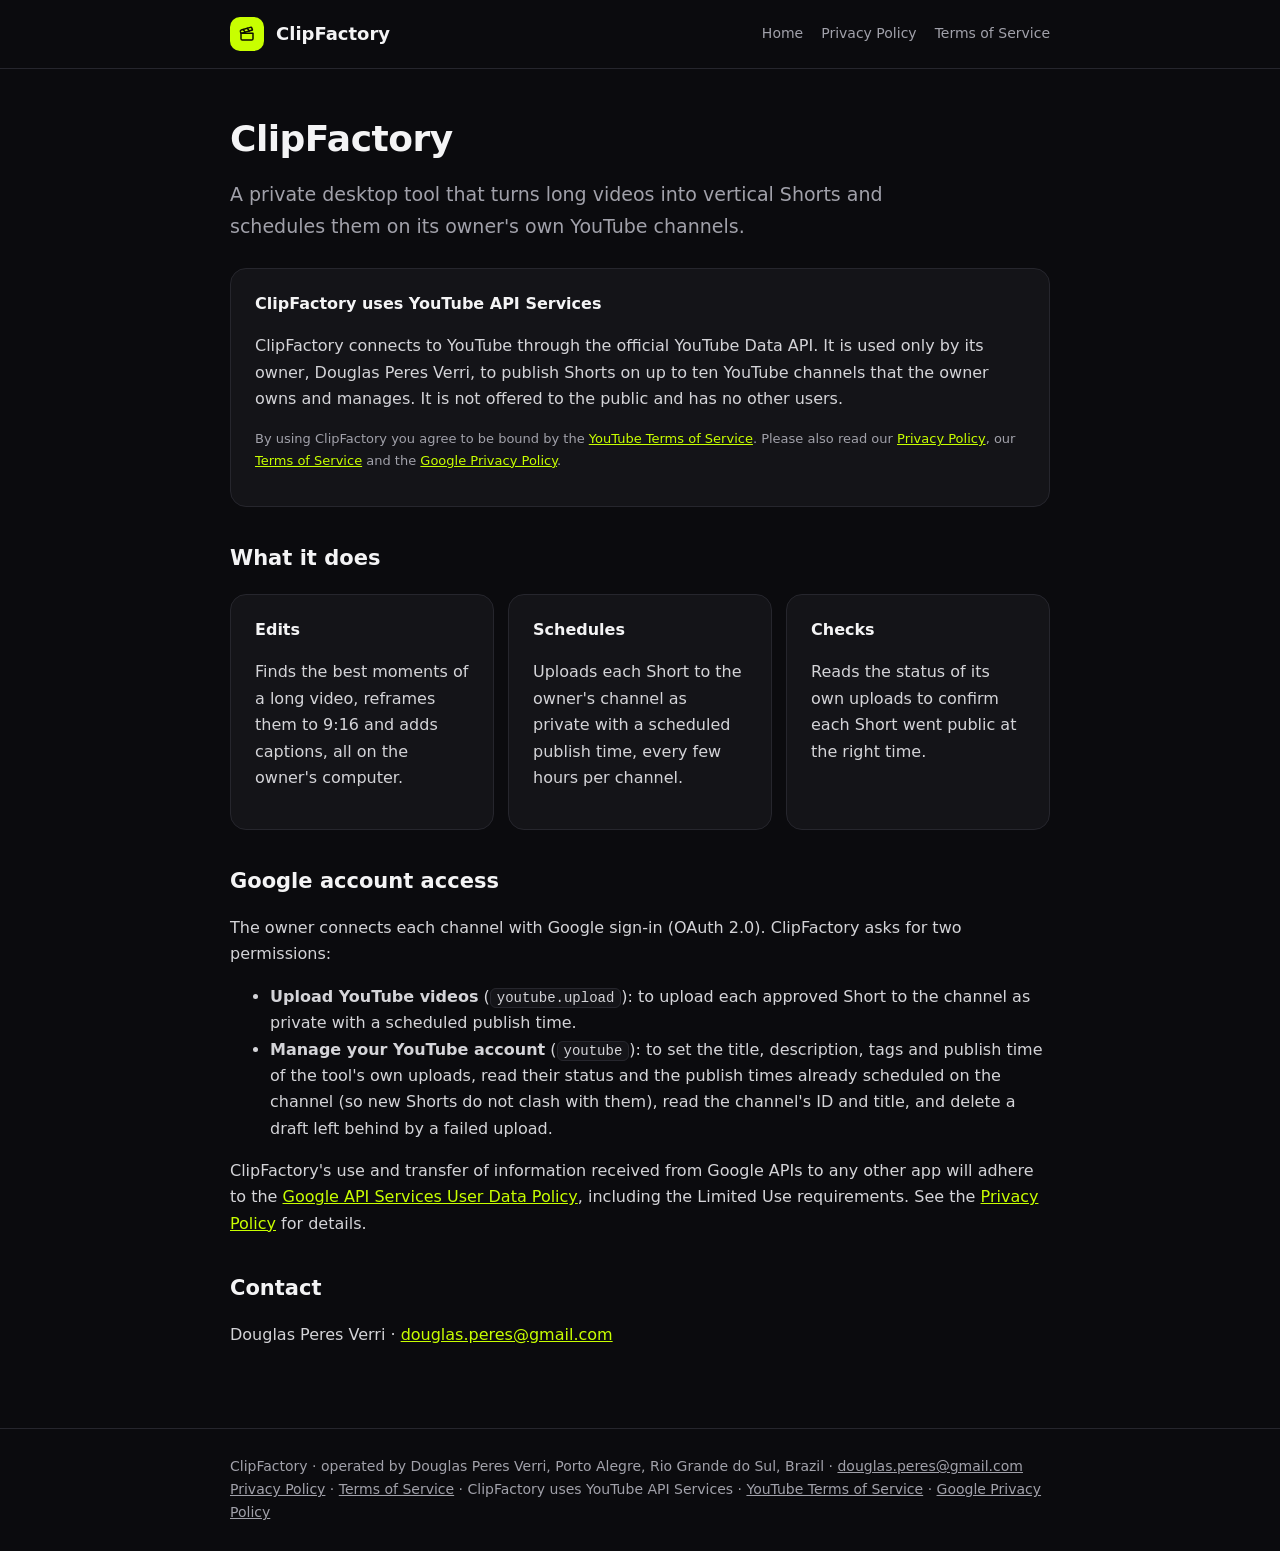
<file: index.html>
<!doctype html>
<html lang="en">
<head>
<meta charset="utf-8">
<meta name="viewport" content="width=device-width, initial-scale=1">
<title>ClipFactory</title>
<link rel="stylesheet" href="style.css">
</head>
<body>
<header><div class="wrap">
  <span class="logo"><svg width="16" height="16" viewBox="0 0 24 24" fill="none" stroke="#0b0d00" stroke-width="2.2" stroke-linecap="round" stroke-linejoin="round"><path d="M20.2 6 3 11l-.9-2.4c-.3-1.1.3-2.2 1.3-2.5l13.5-4c1.1-.3 2.2.3 2.5 1.3Z"/><path d="m6.2 5.3 3.1 3.9"/><path d="m12.4 3.4 3.1 4"/><path d="M3 11h18v8a2 2 0 0 1-2 2H5a2 2 0 0 1-2-2Z"/></svg></span>
  <a class="brand" href="index.html">ClipFactory</a>
  <nav><a href="index.html">Home</a><a href="privacy.html">Privacy Policy</a><a href="terms.html">Terms of Service</a></nav>
</div></header>

<main><div class="wrap">
<h1>ClipFactory</h1>
<p class="lead">A private desktop tool that turns long videos into vertical Shorts and schedules them on its owner's own
YouTube channels.</p>
<div class="card">
  <div class="yt">ClipFactory uses YouTube API Services</div>
  <p>ClipFactory connects to YouTube through the official YouTube Data API. It is used only by its owner, Douglas Peres Verri, to
  publish Shorts on up to ten YouTube channels that the owner owns and manages. It is not offered to the public and has no other
  users.</p>
  <p class="badge">By using ClipFactory you agree to be bound by the <a href="https://www.youtube.com/t/terms">YouTube Terms of
  Service</a>. Please also read our <a href="privacy.html">Privacy Policy</a>, our <a href="terms.html">Terms of Service</a>
  and the <a href="https://policies.google.com/privacy">Google Privacy Policy</a>.</p>
</div>
<h2>What it does</h2>
<div class="grid">
  <div class="card"><b>Edits</b><p>Finds the best moments of a long video, reframes them to 9:16 and adds captions, all on
  the owner's computer.</p></div>
  <div class="card"><b>Schedules</b><p>Uploads each Short to the owner's channel as private with a scheduled publish time,
  every few hours per channel.</p></div>
  <div class="card"><b>Checks</b><p>Reads the status of its own uploads to confirm each Short went public at the right
  time.</p></div>
</div>
<h2>Google account access</h2>
<p>The owner connects each channel with Google sign-in (OAuth 2.0). ClipFactory asks for two permissions:</p>
<ul>
  <li><b>Upload YouTube videos</b> (<code>youtube.upload</code>): to upload each approved Short to the channel as private
  with a scheduled publish time.</li>
  <li><b>Manage your YouTube account</b> (<code>youtube</code>): to set the title, description, tags and publish time of
  the tool's own uploads, read their status and the publish times already scheduled on the channel (so new Shorts do not
  clash with them), read the channel's ID and title, and delete a draft left behind by a failed upload.</li>
</ul>
<p>ClipFactory's use and transfer of information received from Google APIs to any other app will adhere to the
<a href="https://developers.google.com/terms/api-services-user-data-policy">Google API Services User Data Policy</a>,
including the Limited Use requirements. See the <a href="privacy.html">Privacy Policy</a> for details.</p>
<h2>Contact</h2>
<p>Douglas Peres Verri · <a href="mailto:douglas.peres@gmail.com">douglas.peres@gmail.com</a></p>
</div></main>
<footer><div class="wrap">
  ClipFactory · operated by Douglas Peres Verri, Porto Alegre, Rio Grande do Sul, Brazil · <a href="mailto:douglas.peres@gmail.com">douglas.peres@gmail.com</a><br>
  <a href="privacy.html">Privacy Policy</a> · <a href="terms.html">Terms of Service</a> · ClipFactory uses YouTube API Services ·
  <a href="https://www.youtube.com/t/terms">YouTube Terms of Service</a> · <a href="https://policies.google.com/privacy">Google Privacy Policy</a>
</div></footer>

</body>
</html>
</file>
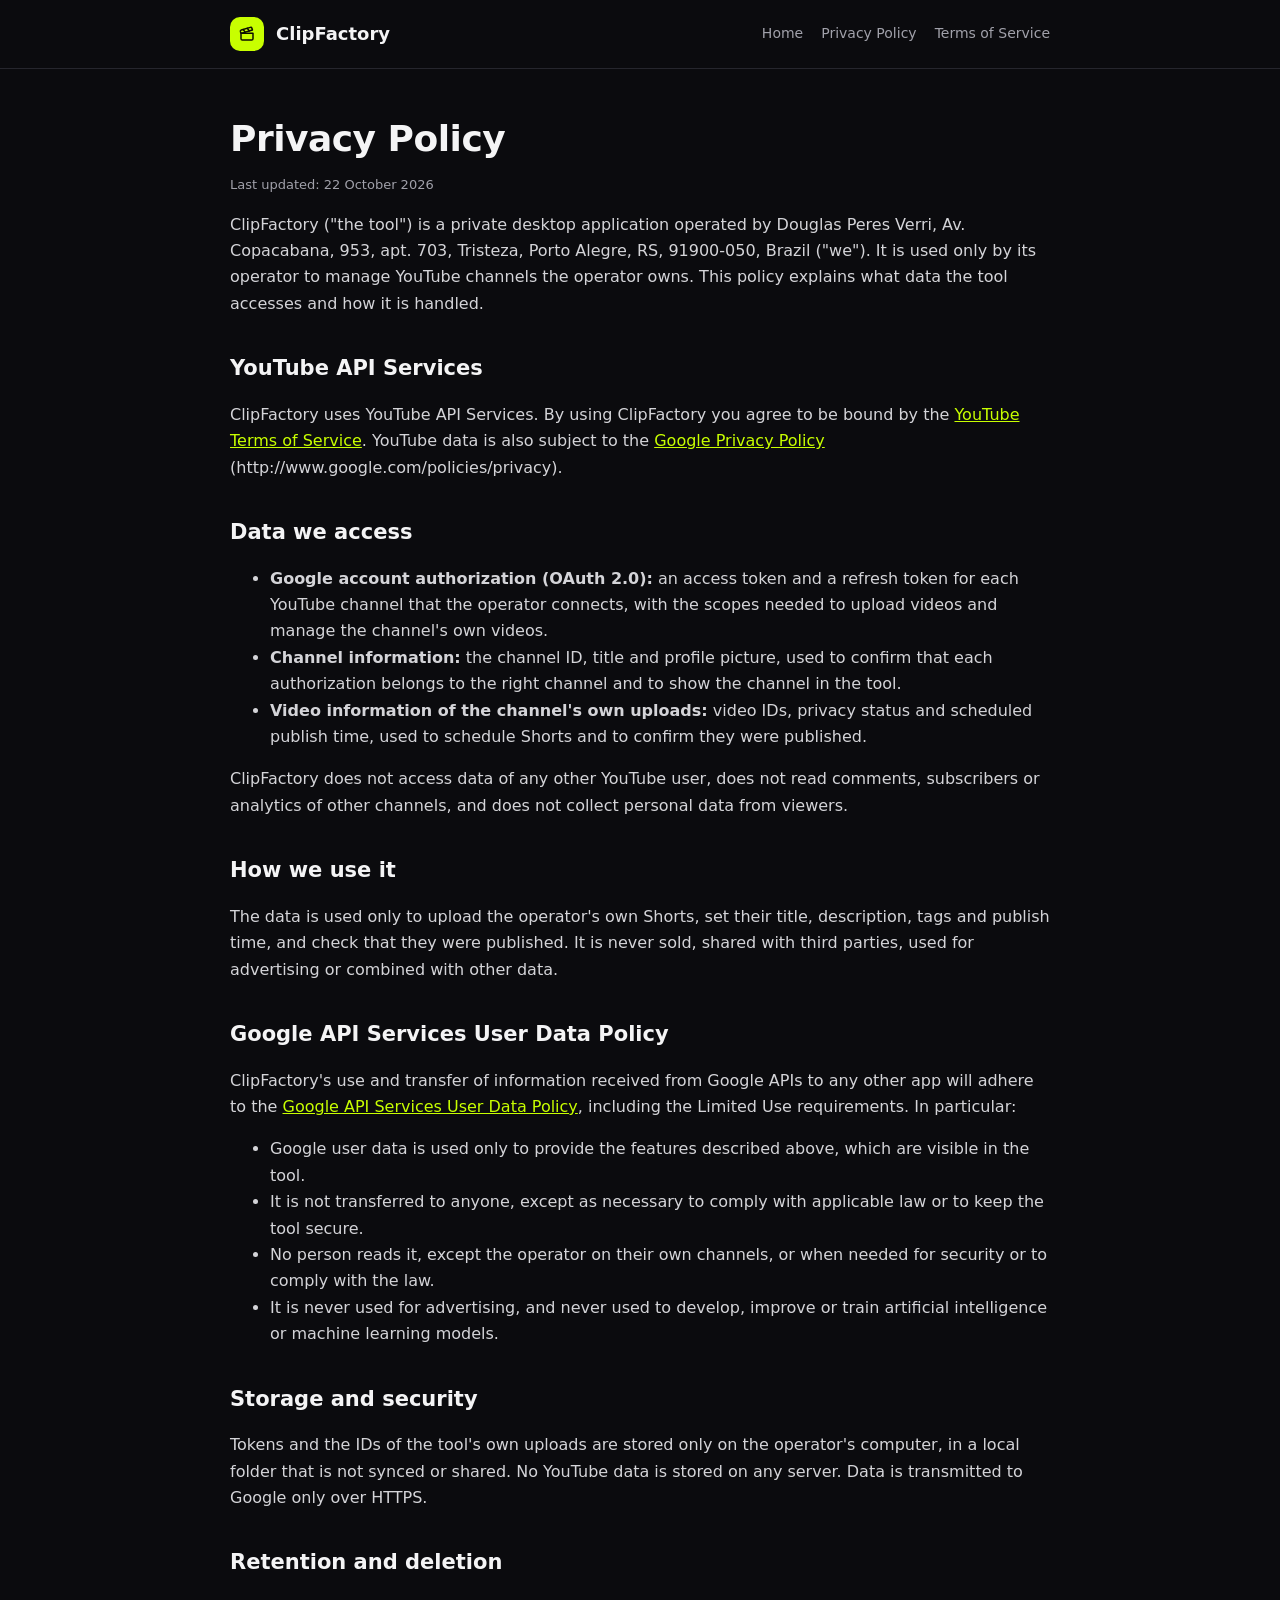
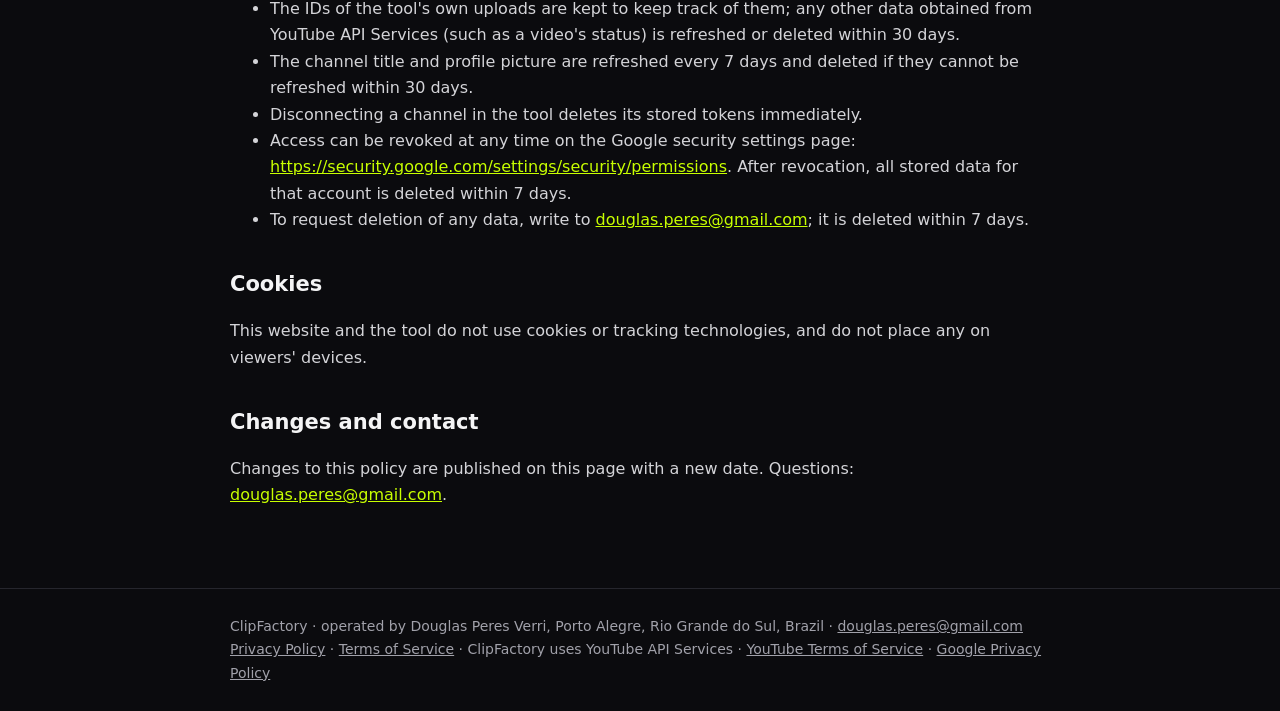
<file: privacy.html>
<!doctype html>
<html lang="en">
<head>
<meta charset="utf-8">
<meta name="viewport" content="width=device-width, initial-scale=1">
<title>Privacy Policy · ClipFactory</title>
<link rel="stylesheet" href="style.css">
</head>
<body>
<header><div class="wrap">
  <span class="logo"><svg width="16" height="16" viewBox="0 0 24 24" fill="none" stroke="#0b0d00" stroke-width="2.2" stroke-linecap="round" stroke-linejoin="round"><path d="M20.2 6 3 11l-.9-2.4c-.3-1.1.3-2.2 1.3-2.5l13.5-4c1.1-.3 2.2.3 2.5 1.3Z"/><path d="m6.2 5.3 3.1 3.9"/><path d="m12.4 3.4 3.1 4"/><path d="M3 11h18v8a2 2 0 0 1-2 2H5a2 2 0 0 1-2-2Z"/></svg></span>
  <a class="brand" href="index.html">ClipFactory</a>
  <nav><a href="index.html">Home</a><a href="privacy.html">Privacy Policy</a><a href="terms.html">Terms of Service</a></nav>
</div></header>

<main><div class="wrap">
<h1>Privacy Policy</h1>
<p class="badge">Last updated: 22 October 2026</p>
<p>ClipFactory ("the tool") is a private desktop application operated by Douglas Peres Verri, Av. Copacabana, 953, apt. 703, Tristeza, Porto Alegre, RS, 91900-050, Brazil ("we"). It is used only by its
operator to manage YouTube channels the operator owns. This policy explains what data the tool accesses and how it is
handled.</p>

<h2>YouTube API Services</h2>
<p>ClipFactory uses YouTube API Services. By using ClipFactory you agree to be bound by the
<a href="https://www.youtube.com/t/terms">YouTube Terms of Service</a>. YouTube data is also subject to the
<a href="https://policies.google.com/privacy">Google Privacy Policy</a> (http://www.google.com/policies/privacy).</p>

<h2>Data we access</h2>
<ul>
  <li><b>Google account authorization (OAuth 2.0):</b> an access token and a refresh token for each YouTube channel that
  the operator connects, with the scopes needed to upload videos and manage the channel's own videos.</li>
  <li><b>Channel information:</b> the channel ID, title and profile picture, used to confirm that each authorization belongs
  to the right channel and to show the channel in the tool.</li>
  <li><b>Video information of the channel's own uploads:</b> video IDs, privacy status and scheduled publish time, used to
  schedule Shorts and to confirm they were published.</li>
</ul>
<p>ClipFactory does not access data of any other YouTube user, does not read comments, subscribers or analytics of other
channels, and does not collect personal data from viewers.</p>

<h2>How we use it</h2>
<p>The data is used only to upload the operator's own Shorts, set their title, description, tags and publish time, and check
that they were published. It is never sold, shared with third parties, used for advertising or combined with other data.</p>

<h2>Google API Services User Data Policy</h2>
<p>ClipFactory's use and transfer of information received from Google APIs to any other app will adhere to the
<a href="https://developers.google.com/terms/api-services-user-data-policy">Google API Services User Data Policy</a>,
including the Limited Use requirements. In particular:</p>
<ul>
  <li>Google user data is used only to provide the features described above, which are visible in the tool.</li>
  <li>It is not transferred to anyone, except as necessary to comply with applicable law or to keep the tool secure.</li>
  <li>No person reads it, except the operator on their own channels, or when needed for security or to comply with the
  law.</li>
  <li>It is never used for advertising, and never used to develop, improve or train artificial intelligence or machine
  learning models.</li>
</ul>

<h2>Storage and security</h2>
<p>Tokens and the IDs of the tool's own uploads are stored only on the operator's computer, in a local folder that is not
synced or shared. No YouTube data is stored on any server. Data is transmitted to Google only over HTTPS.</p>

<h2>Retention and deletion</h2>
<ul>
  <li>The IDs of the tool's own uploads are kept to keep track of them; any other data obtained from YouTube API Services
  (such as a video's status) is refreshed or deleted within 30 days.</li>
  <li>The channel title and profile picture are refreshed every 7 days and deleted if they cannot be refreshed within
  30 days.</li>
  <li>Disconnecting a channel in the tool deletes its stored tokens immediately.</li>
  <li>Access can be revoked at any time on the Google security settings page:
  <a href="https://security.google.com/settings/security/permissions">https://security.google.com/settings/security/permissions</a>.
  After revocation, all stored data for that account is deleted within 7 days.</li>
  <li>To request deletion of any data, write to <a href="mailto:douglas.peres@gmail.com">douglas.peres@gmail.com</a>; it is deleted within 7 days.</li>
</ul>

<h2>Cookies</h2>
<p>This website and the tool do not use cookies or tracking technologies, and do not place any on viewers' devices.</p>

<h2>Changes and contact</h2>
<p>Changes to this policy are published on this page with a new date. Questions: <a href="mailto:douglas.peres@gmail.com">douglas.peres@gmail.com</a>.</p>
</div></main>
<footer><div class="wrap">
  ClipFactory · operated by Douglas Peres Verri, Porto Alegre, Rio Grande do Sul, Brazil · <a href="mailto:douglas.peres@gmail.com">douglas.peres@gmail.com</a><br>
  <a href="privacy.html">Privacy Policy</a> · <a href="terms.html">Terms of Service</a> · ClipFactory uses YouTube API Services ·
  <a href="https://www.youtube.com/t/terms">YouTube Terms of Service</a> · <a href="https://policies.google.com/privacy">Google Privacy Policy</a>
</div></footer>

</body>
</html>
</file>
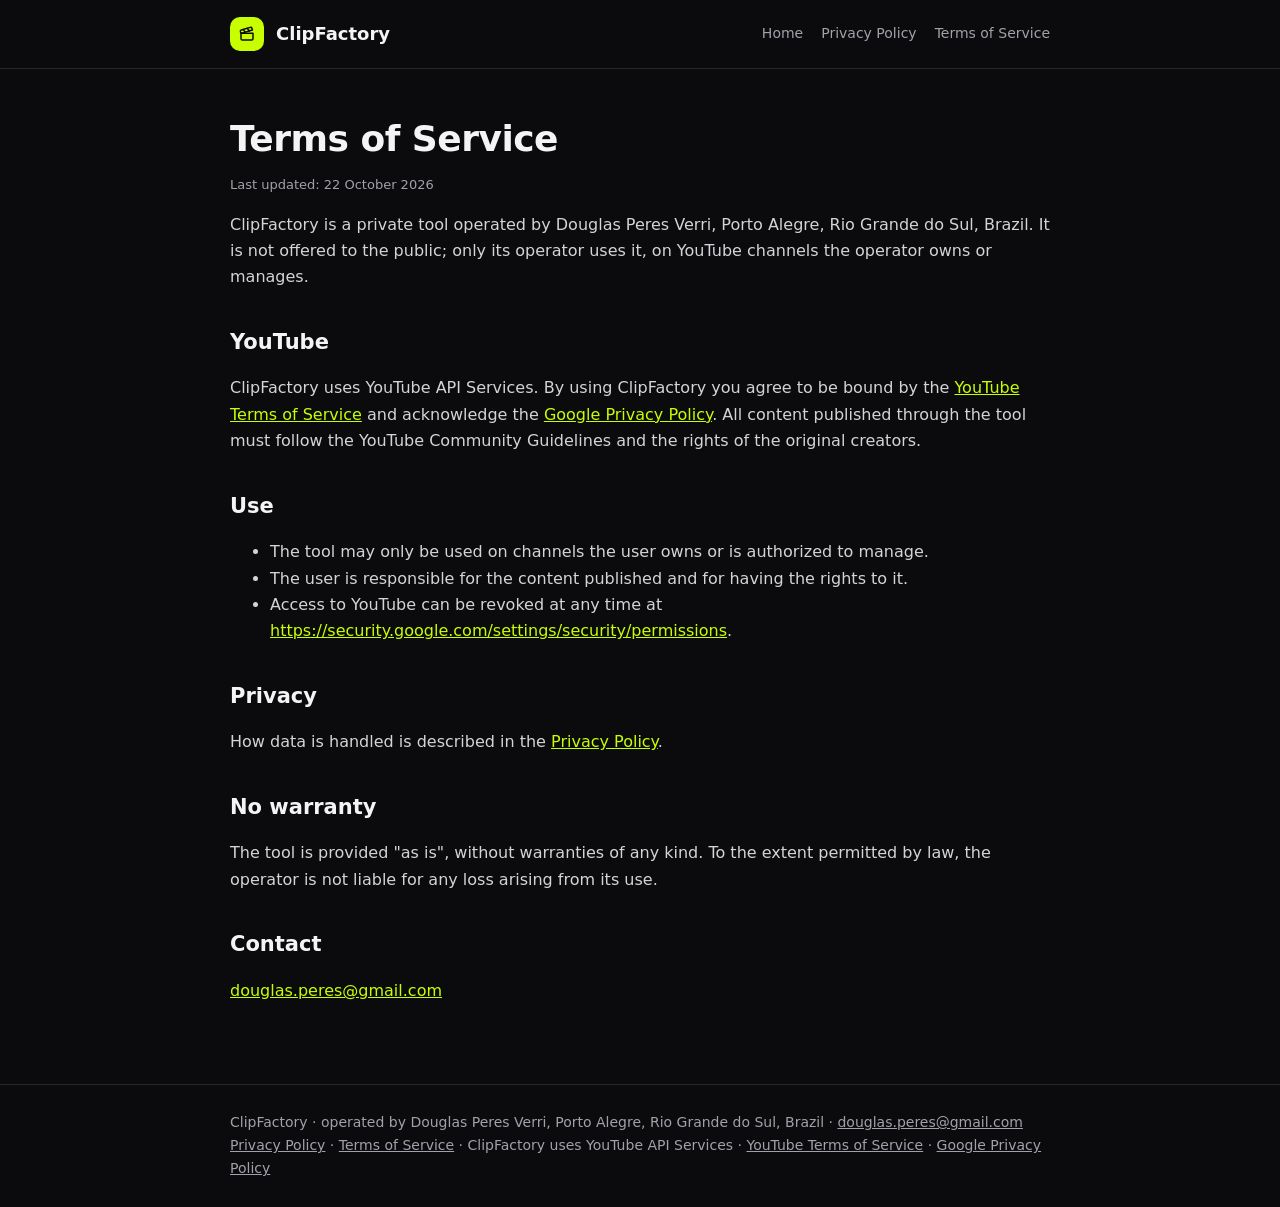
<file: terms.html>
<!doctype html>
<html lang="en">
<head>
<meta charset="utf-8">
<meta name="viewport" content="width=device-width, initial-scale=1">
<title>Terms of Service · ClipFactory</title>
<link rel="stylesheet" href="style.css">
</head>
<body>
<header><div class="wrap">
  <span class="logo"><svg width="16" height="16" viewBox="0 0 24 24" fill="none" stroke="#0b0d00" stroke-width="2.2" stroke-linecap="round" stroke-linejoin="round"><path d="M20.2 6 3 11l-.9-2.4c-.3-1.1.3-2.2 1.3-2.5l13.5-4c1.1-.3 2.2.3 2.5 1.3Z"/><path d="m6.2 5.3 3.1 3.9"/><path d="m12.4 3.4 3.1 4"/><path d="M3 11h18v8a2 2 0 0 1-2 2H5a2 2 0 0 1-2-2Z"/></svg></span>
  <a class="brand" href="index.html">ClipFactory</a>
  <nav><a href="index.html">Home</a><a href="privacy.html">Privacy Policy</a><a href="terms.html">Terms of Service</a></nav>
</div></header>

<main><div class="wrap">
<h1>Terms of Service</h1>
<p class="badge">Last updated: 22 October 2026</p>
<p>ClipFactory is a private tool operated by Douglas Peres Verri, Porto Alegre, Rio Grande do Sul, Brazil. It is not offered to the public; only its operator uses it,
on YouTube channels the operator owns or manages.</p>
<h2>YouTube</h2>
<p>ClipFactory uses YouTube API Services. By using ClipFactory you agree to be bound by the
<a href="https://www.youtube.com/t/terms">YouTube Terms of Service</a> and acknowledge the
<a href="https://policies.google.com/privacy">Google Privacy Policy</a>. All content published through the tool must
follow the YouTube Community Guidelines and the rights of the original creators.</p>
<h2>Use</h2>
<ul>
  <li>The tool may only be used on channels the user owns or is authorized to manage.</li>
  <li>The user is responsible for the content published and for having the rights to it.</li>
  <li>Access to YouTube can be revoked at any time at
  <a href="https://security.google.com/settings/security/permissions">https://security.google.com/settings/security/permissions</a>.</li>
</ul>
<h2>Privacy</h2>
<p>How data is handled is described in the <a href="privacy.html">Privacy Policy</a>.</p>
<h2>No warranty</h2>
<p>The tool is provided "as is", without warranties of any kind. To the extent permitted by law, the operator is not liable
for any loss arising from its use.</p>
<h2>Contact</h2>
<p><a href="mailto:douglas.peres@gmail.com">douglas.peres@gmail.com</a></p>
</div></main>
<footer><div class="wrap">
  ClipFactory · operated by Douglas Peres Verri, Porto Alegre, Rio Grande do Sul, Brazil · <a href="mailto:douglas.peres@gmail.com">douglas.peres@gmail.com</a><br>
  <a href="privacy.html">Privacy Policy</a> · <a href="terms.html">Terms of Service</a> · ClipFactory uses YouTube API Services ·
  <a href="https://www.youtube.com/t/terms">YouTube Terms of Service</a> · <a href="https://policies.google.com/privacy">Google Privacy Policy</a>
</div></footer>

</body>
</html>
</file>
<file: style.css>
:root { --bg: #0b0b0e; --surface: #141418; --line: #26262d; --text: #f4f4f5; --text2: #a1a1aa; --acc: #c8ff00; --yt: #ff0033; }
* { box-sizing: border-box; }
body { margin: 0; background: var(--bg); color: var(--text); font: 16px/1.65 system-ui, -apple-system, "Segoe UI", Roboto, sans-serif; }
a { color: var(--acc); }
.wrap { max-width: 860px; margin: 0 auto; padding: 0 20px; }
header { border-bottom: 1px solid var(--line); }
header .wrap { display: flex; align-items: center; gap: 12px; height: 68px; }
.logo { width: 34px; height: 34px; border-radius: 10px; background: var(--acc); display: grid; place-items: center; }
.brand { font-weight: 700; font-size: 18px; color: var(--text); text-decoration: none; }
nav { margin-left: auto; display: flex; gap: 18px; font-size: 14px; }
nav a { color: var(--text2); text-decoration: none; } nav a:hover { color: var(--text); }
main { padding: 48px 0 64px; }
h1 { font-size: 36px; line-height: 1.2; margin: 0 0 14px; letter-spacing: -.5px; }
h2 { font-size: 21px; margin: 34px 0 8px; }
p, li { color: #d4d4d8; }
.lead { font-size: 19px; color: var(--text2); max-width: 680px; }
.card { background: var(--surface); border: 1px solid var(--line); border-radius: 16px; padding: 22px 24px; margin-top: 26px; }
.yt { display: inline-flex; align-items: center; gap: 10px; font-weight: 600; }
.badge { font-size: 13px; color: var(--text2); }
code { font-size: 14px; background: var(--surface); border: 1px solid var(--line); border-radius: 6px; padding: 1px 6px; }
footer { border-top: 1px solid var(--line); padding: 26px 0; font-size: 14px; color: var(--text2); }
footer a { color: var(--text2); }
.grid { display: grid; grid-template-columns: repeat(auto-fit, minmax(220px, 1fr)); gap: 14px; margin-top: 18px; }
.grid .card { margin: 0; }
</file>
